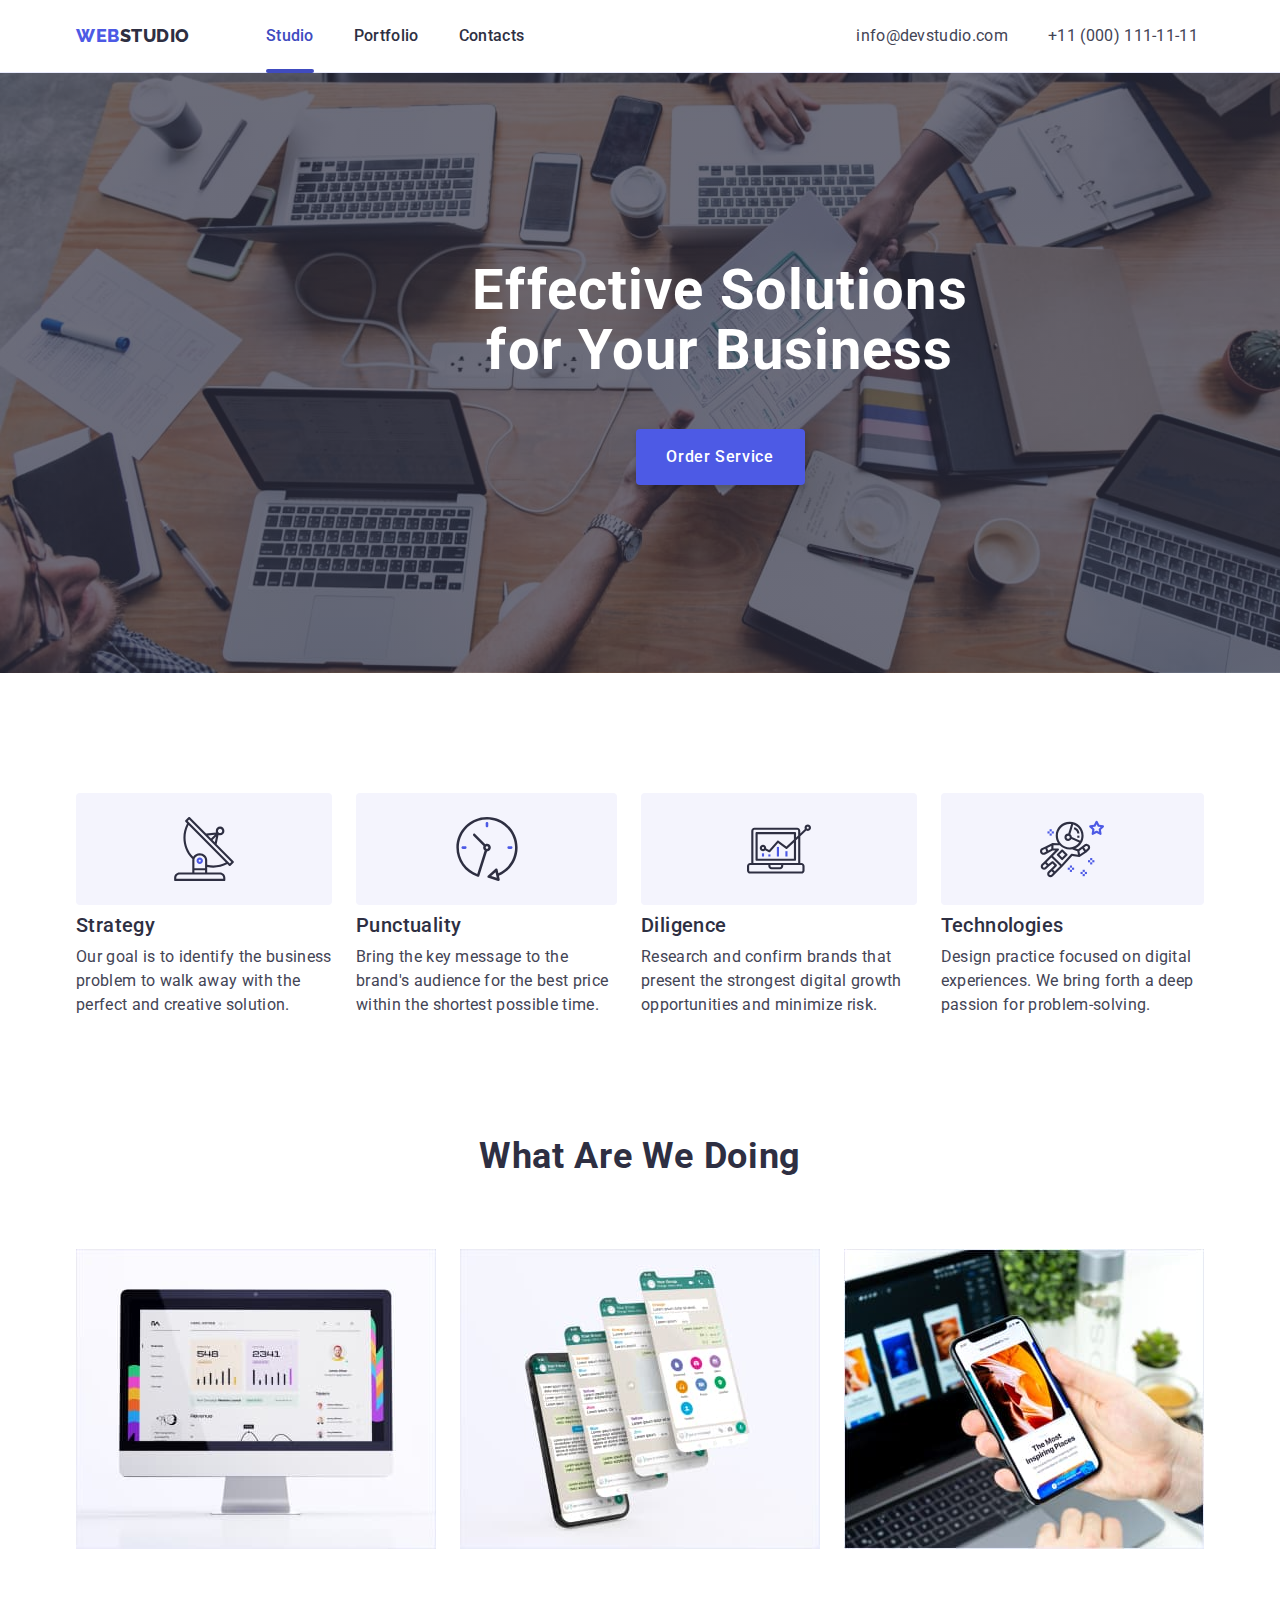
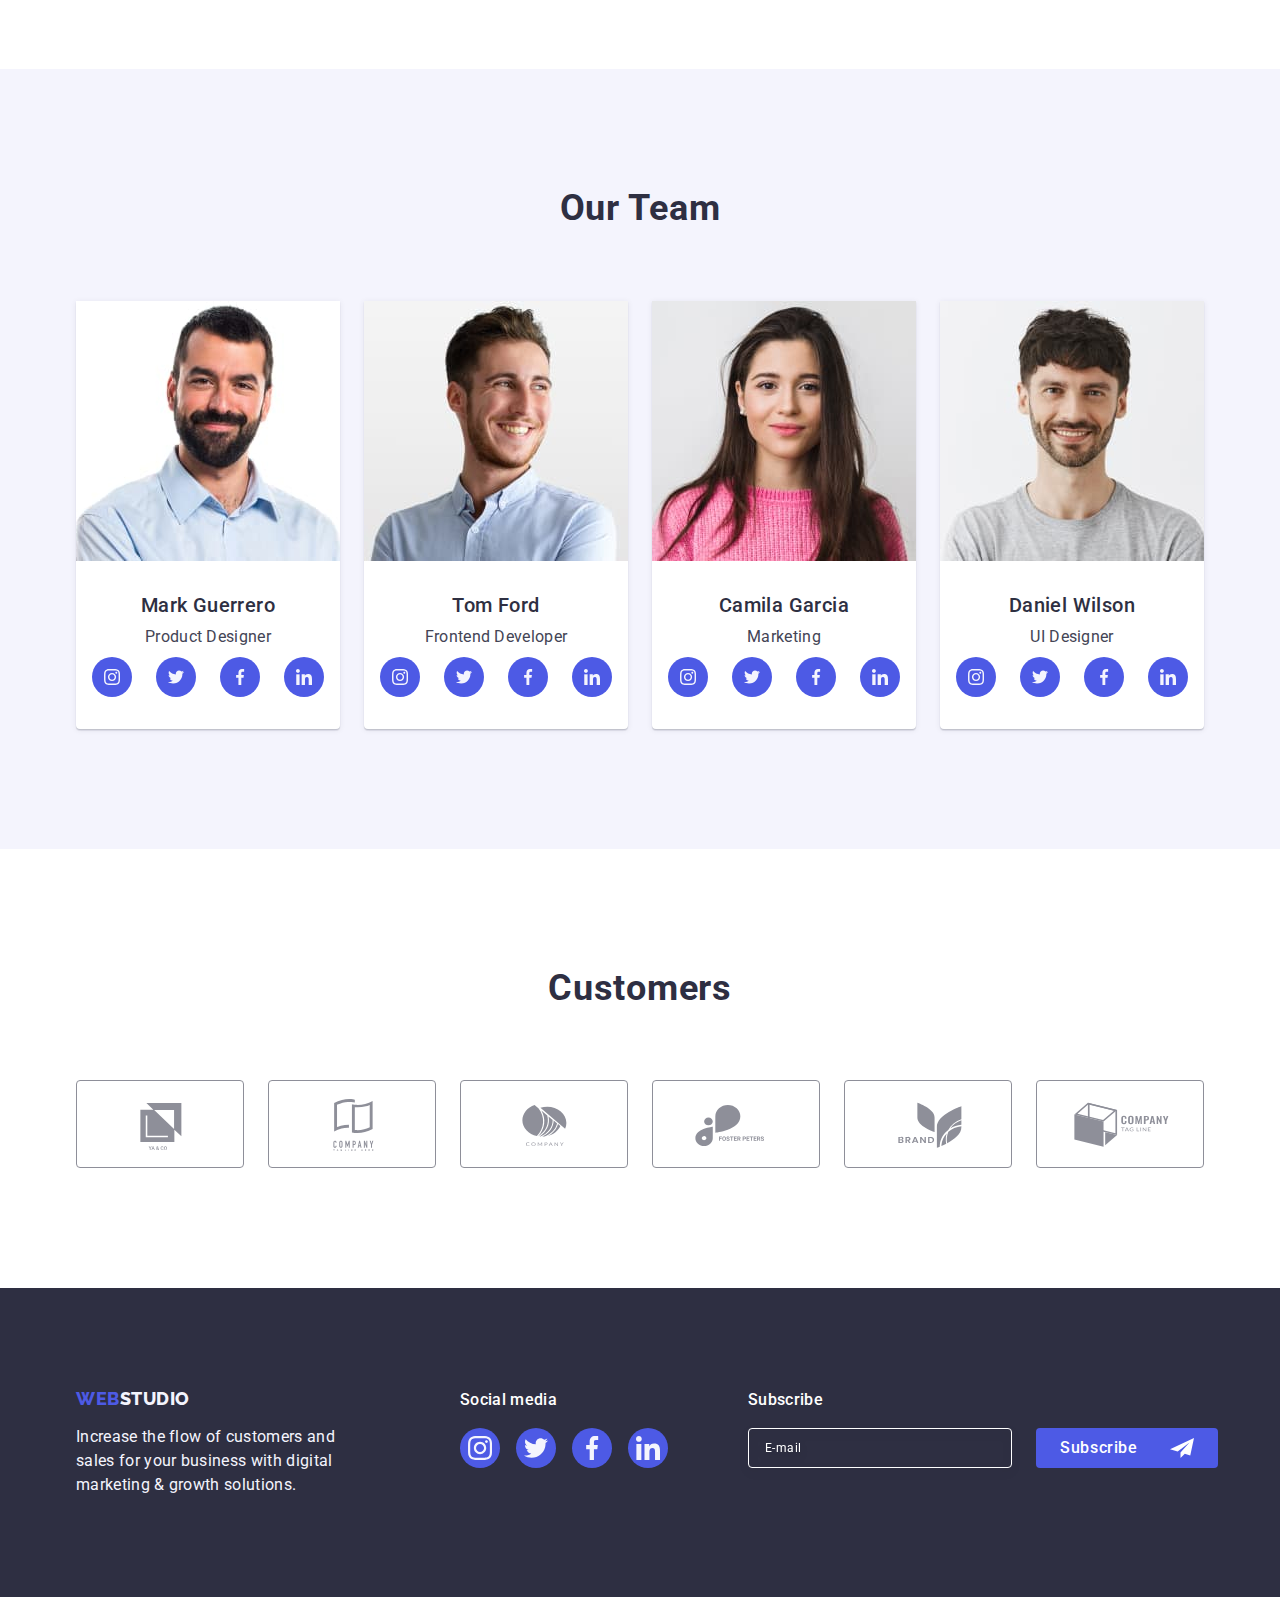
<file: index.html>
<!DOCTYPE html>
<html lang="en">
  <head>
    <meta charset="UTF-8" />
    <meta http-equiv="X-UA-Compatible" content="IE=edge" />
    <meta name="viewport" content="width=device-width, initial-scale=1.0" />
    <title>WebStudio</title>
    <link rel="preconnect" href="https://fonts.googleapis.com" />
    <link rel="preconnect" href="https://fonts.gstatic.com" crossorigin />
    <link
      href="https://fonts.googleapis.com/css2?family=Raleway:wght@800&family=Roboto:wght@400;500;700;900&display=swap"
      rel="stylesheet"
    />
    <link
      rel="stylesheet"
      href="https://cdnjs.cloudflare.com/ajax/libs/modern-normalize/1.1.0/modern-normalize.min.css"
    />
    <link rel="stylesheet" href="./css/styles.css" />
  </head>
  <body>
    <header class="header">
      <div class="container header-page">
        <nav class="nav">
          <a class="logo link" href="./index.html"
            >Web<span class="logo-secondary-part-header">Studio</span></a
          >
          <ul class="list nav-list">
            <li class="item">
              <a class="list-item link current" href="./index.html">Studio</a>
            </li>
            <li class="item">
              <a class="list-item link" href="./portfolio.html">Portfolio</a>
            </li>
            <li class="item">
              <a class="list-item link" href="">Contacts</a>
            </li>
          </ul>
        </nav>
        <address class="address">
          <ul class="list address-list">
            <li class="item">
              <a class="link-adress link" href="mailto:info@devstudio.com"
                >info@devstudio.com</a
              >
            </li>
            <li class="item">
              <a class="link-adress link" href="tel:+110001111111"
                >+11 (000) 111-11-11</a
              >
            </li>
          </ul>
        </address>
      </div>
    </header>
    <main>
      <section class="section-hero">
        <div class="container container-hero">
          <h1 class="hero-title">Effective Solutions for Your Business</h1>
          <button class="hero-button" type="button" data-modal-open>
            Order Service
          </button>
        </div>
      </section>
      <section class="section-advantages">
        <div class="container">
          <h2 class="advantages-title" hidden>Our advantages</h2>
          <ul class="list advantages-items">
            <li class="advantages-items-list">
              <div class="container-advantages-icons">
                <svg class="advantages-icons" width="64" height="64">
                  <use href="./images/icons.svg#icon-antenna"></use>
                </svg>
              </div>
              <h3 class="advantages-header">Strategy</h3>
              <p class="advantages-text">
                Our goal is to identify the business problem to walk away with
                the perfect and creative solution.
              </p>
            </li>
            <li class="advantages-items-list">
              <div class="container-advantages-icons">
                <svg class="advantages-icons" width="64" height="64">
                  <use href="./images/icons.svg#icon-clock"></use>
                </svg>
              </div>
              <h3 class="advantages-header">Punctuality</h3>
              <p class="advantages-text">
                Bring the key message to the brand's audience for the best price
                within the shortest possible time.
              </p>
            </li>
            <li class="advantages-items-list">
              <div class="container-advantages-icons">
                <svg class="advantages-icons" width="64" height="64">
                  <use href="./images/icons.svg#icon-diagram"></use>
                </svg>
              </div>
              <h3 class="advantages-header">Diligence</h3>
              <p class="advantages-text">
                Research and confirm brands that present the strongest digital
                growth opportunities and minimize risk.
              </p>
            </li>
            <li class="advantages-items-list">
              <div class="container-advantages-icons">
                <svg class="advantages-icons" width="64" height="64">
                  <use href="./images/icons.svg#icon-astronaut"></use>
                </svg>
              </div>
              <h3 class="advantages-header">Technologies</h3>
              <p class="advantages-text">
                Design practice focused on digital experiences. We bring forth a
                deep passion for problem-solving.
              </p>
            </li>
          </ul>
        </div>
      </section>
      <section class="section-our-works">
        <div class="container">
          <h2 class="our-works-title">What are we doing</h2>
          <ul class="list our-works-items">
            <li class="works-item">
              <img
                src="./images/Rectangle-71.jpg"
                alt="image on computer monitore"
                width="360"
              />
            </li>
            <li class="works-item">
              <img
                src="./images/img-2.jpg"
                alt=" image on phone and four screenshots"
                width="360"
              />
            </li>
            <li class="works-item">
              <img
                src="./images/img-3.jpg"
                alt=" image on phone and computer monitore"
                width="360"
              />
            </li>
          </ul>
        </div>
      </section>
      <section class="section-our-team">
        <div class="container">
          <h2 class="our-team-title">Our Team</h2>
          <ul class="list our-team-items">
            <li class="crewman-card">
              <img
                class="our-team-items-img"
                src="./images/teamcard-1.jpg"
                alt="Mark Guerrero image"
                width="264"
              />
              <div class="crewman-info">
                <h3 class="crewman-name">Mark Guerrero</h3>
                <p class="crewman-profession">Product Designer</p>
                <ul class="list social-media-list">
                  <li class="social-list-item">
                    <a href="#" class="social-list-item-link">
                      <svg class="social-list-icon" width="16" height="16">
                        <use href="./images/icons.svg#icon-instagram"></use>
                      </svg>
                    </a>
                  </li>
                  <li class="social-list-item">
                    <a href="#" class="social-list-item-link">
                      <svg class="social-list-icon" width="16" height="16">
                        <use href="./images/icons.svg#icon-twitter"></use>
                      </svg>
                    </a>
                  </li>
                  <li class="social-list-item">
                    <a href="#" class="social-list-item-link">
                      <svg class="social-list-icon" width="16" height="16">
                        <use href="./images/icons.svg#icon-facebook"></use>
                      </svg>
                    </a>
                  </li>
                  <li class="social-list-item">
                    <a href="#" class="social-list-item-link">
                      <svg class="social-list-icon" width="16" height="16">
                        <use href="./images/icons.svg#icon-linkedin"></use>
                      </svg>
                    </a>
                  </li>
                </ul>
              </div>
            </li>
            <li class="crewman-card">
              <img
                class="our-team-items-img"
                src="./images/teamcard-2.jpg"
                alt="Tom Ford image"
                width="264"
              />
              <div class="crewman-info">
                <h3 class="crewman-name">Tom Ford</h3>
                <p class="crewman-profession">Frontend Developer</p>
                <ul class="list social-media-list">
                  <li class="social-list-item">
                    <a href="#" class="social-list-item-link">
                      <svg class="social-list-icon" width="16" height="16">
                        <use href="./images/icons.svg#icon-instagram"></use>
                      </svg>
                    </a>
                  </li>
                  <li class="social-list-item">
                    <a href="3" class="social-list-item-link">
                      <svg class="social-list-icon" width="16" height="16">
                        <use href="./images/icons.svg#icon-twitter"></use>
                      </svg>
                    </a>
                  </li>
                  <li class="social-list-item">
                    <a href="#" class="social-list-item-link">
                      <svg class="social-list-icon" width="16" height="16">
                        <use href="./images/icons.svg#icon-facebook"></use>
                      </svg>
                    </a>
                  </li>
                  <li class="social-list-item">
                    <a href="#" class="social-list-item-link">
                      <svg class="social-list-icon" width="16" height="16">
                        <use href="./images/icons.svg#icon-linkedin"></use>
                      </svg>
                    </a>
                  </li>
                </ul>
              </div>
            </li>
            <li class="crewman-card">
              <img
                class="our-team-items-img"
                src="./images/teamcard-3.jpg"
                alt="Camila Garcia image"
                width="264"
              />
              <div class="crewman-info">
                <h3 class="crewman-name">Camila Garcia</h3>
                <p class="crewman-profession">Marketing</p>
                <ul class="list social-media-list">
                  <li class="social-list-item">
                    <a href="#" class="social-list-item-link">
                      <svg class="social-list-icon" width="16" height="16">
                        <use href="./images/icons.svg#icon-instagram"></use>
                      </svg>
                    </a>
                  </li>
                  <li class="social-list-item">
                    <a href="#" class="social-list-item-link">
                      <svg class="social-list-icon" width="16" height="16">
                        <use href="./images/icons.svg#icon-twitter"></use>
                      </svg>
                    </a>
                  </li>
                  <li class="social-list-item">
                    <a href="#" class="social-list-item-link">
                      <svg class="social-list-icon" width="16" height="16">
                        <use href="./images/icons.svg#icon-facebook"></use>
                      </svg>
                    </a>
                  </li>
                  <li class="social-list-item">
                    <a href="#" class="social-list-item-link">
                      <svg class="social-list-icon" width="16" height="16">
                        <use href="./images/icons.svg#icon-linkedin"></use>
                      </svg>
                    </a>
                  </li>
                </ul>
              </div>
            </li>
            <li class="crewman-card">
              <img
                class="our-team-items-img"
                src="./images/teamcard-4.jpg"
                alt="Daniel Wilson image"
                width="264"
              />
              <div class="crewman-info">
                <h3 class="crewman-name">Daniel Wilson</h3>
                <p class="crewman-profession">UI Designer</p>
                <ul class="list social-media-list">
                  <li class="social-list-item">
                    <a href="#" class="social-list-item-link">
                      <svg class="social-list-icon" width="16" height="16">
                        <use href="./images/icons.svg#icon-instagram"></use>
                      </svg>
                    </a>
                  </li>
                  <li class="social-list-item">
                    <a href="#" class="social-list-item-link">
                      <svg class="social-list-icon" width="16" height="16">
                        <use href="./images/icons.svg#icon-twitter"></use>
                      </svg>
                    </a>
                  </li>
                  <li class="social-list-item">
                    <a href="#" class="social-list-item-link">
                      <svg class="social-list-icon" width="16" height="16">
                        <use href="./images/icons.svg#icon-facebook"></use>
                      </svg>
                    </a>
                  </li>
                  <li class="social-list-item">
                    <a href="#" class="social-list-item-link">
                      <svg class="social-list-icon" width="16" height="16">
                        <use href="./images/icons.svg#icon-linkedin"></use>
                      </svg>
                    </a>
                  </li>
                </ul>
              </div>
            </li>
          </ul>
        </div>
      </section>
      <section class="section-customers">
        <div class="container">
          <h2 class="customers-title">Customers</h2>
          <ul class="list customers-list">
            <li class="customers-list-item">
              <a href="#" class="customers-list-item-link">
                <svg class="customers-list-icon" width="104" height="56">
                  <use href="./images/icons.svg#icon-Logo-client-1"></use>
                </svg>
              </a>
            </li>
            <li class="customers-list-item">
              <a href="#" class="customers-list-item-link">
                <svg class="customers-list-icon" width="104" height="56">
                  <use href="./images/icons.svg#icon-Logo-client-2"></use>
                </svg>
              </a>
            </li>
            <li class="customers-list-item">
              <a href="#" class="customers-list-item-link">
                <svg class="customers-list-icon" width="104" height="56">
                  <use href="./images/icons.svg#icon-Logo-client-3"></use>
                </svg>
              </a>
            </li>
            <li class="customers-list-item">
              <a href="#" class="customers-list-item-link">
                <svg class="customers-list-icon" width="104" height="56">
                  <use href="./images/icons.svg#icon-Logo-client-4"></use>
                </svg>
              </a>
            </li>
            <li class="customers-list-item">
              <a href="#" class="customers-list-item-link">
                <svg class="customers-list-icon" width="104" height="56">
                  <use href="./images/icons.svg#icon-Logo-client-5"></use>
                </svg>
              </a>
            </li>
            <li class="customers-list-item">
              <a href="#" class="customers-list-item-link">
                <svg class="customers-list-icon" width="104" height="56">
                  <use href="./images/icons.svg#icon-Logo-client-6"></use>
                </svg>
              </a>
            </li>
          </ul>
        </div>
      </section>
    </main>
    <footer class="footer">
      <div class="container container-footer">
        <div class="container-logo-p-footer">
          <a class="logo link logo-footer" href="./index.html"
            >Web<span class="logo-secondary-part-footer">Studio</span></a
          >
          <p class="p-footer">
            Increase the flow of customers and sales for your business with
            digital marketing & growth solutions.
          </p>
        </div>
        <div class="container-social-media-footer">
          <p class="social-media-title">Social media</p>
          <ul class="list social-media-footer-list">
            <li class="social-list-item">
              <a href="#" class="social-list-item-link-footer">
                <svg class="social-list-icon" width="24" height="24">
                  <use href="./images/icons.svg#icon-instagram"></use>
                </svg>
              </a>
            </li>
            <li class="social-list-item">
              <a href="#" class="social-list-item-link-footer">
                <svg class="social-list-icon" width="24" height="24">
                  <use href="./images/icons.svg#icon-twitter"></use>
                </svg>
              </a>
            </li>
            <li class="social-list-item">
              <a href="#" class="social-list-item-link-footer">
                <svg class="social-list-icon" width="24" height="24">
                  <use href="./images/icons.svg#icon-facebook"></use>
                </svg>
              </a>
            </li>
            <li class="social-list-item">
              <a href="#" class="social-list-item-link-footer">
                <svg class="social-list-icon" width="24" height="24">
                  <use href="./images/icons.svg#icon-linkedin"></use>
                </svg>
              </a>
            </li>
          </ul>
        </div>
        <div class="container-subscribe">
          <p class="subscribe-title">Subscribe</p>
          <form class="form-subscribe">
            <label class="form-subscribe-label">
              <input
                class="footer-input"
                type="email"
                name="email"
                required
                placeholder="E-mail"
              />
            </label>
            <button class="footer-button" type="submit">
              Subscribe
              <svg class="footer-button-icon" width="24" height="24">
                <use href="./images/icons.svg#icon-subscribe-button-icon"></use>
              </svg>
            </button>
          </form>
        </div>
      </div>
    </footer>
    <div class="backdrop is-hidden" data-modal>
      <div class="modal">
        <button type="button" class="modal-close-btn" data-modal-close>
          <svg class="modal-close-btn-icon" width="8" height="8">
            <use href="./images/icons.svg#icon-modal-close"></use>
          </svg>
        </button>
        <p class="modal-text">Leave your contacts and we will call you back</p>
        <form class="modal-form">
          <div class="container-modal-form-field">
            <label for="user-name" class="modal-form-label">Name</label>
            <div class="modal-form-input-wrapper">
              <input
                id="user-name"
                class="modal-form-input"
                name="user-name"
                type="text"
                placeholder=" "
                required
                minlength="2"
                pattern="^[a-zA-Zа-яА-ЯіІїЇ]+$"
              />
              <svg class="modal-form-input-icon" width="18" height="24">
                <use href="./images/icons.svg#icon-person-icon"></use>
              </svg>
            </div>
          </div>
          <div class="container-modal-form-field">
            <label for="user-phone" class="modal-form-label">Phone</label>
            <div class="modal-form-input-wrapper">
              <input
                id="user-phone"
                class="modal-form-input"
                name="user-phone"
                type="tel"
                placeholder=" "
                required
                pattern="^[0-9]{3}-[0-9]{3}-[0-9]{2}-[0-9]{2}"
                title="xxx-xxx-xx-xx"
              />
              <svg class="modal-form-input-icon" width="18" height="24">
                <use href="./images/icons.svg#icon-phone-icon"></use>
              </svg>
            </div>
          </div>
          <div class="container-modal-form-field">
            <label for="user-email" class="modal-form-label">Email</label>
            <div class="modal-form-input-wrapper">
              <input
                id="user-email"
                class="modal-form-input"
                name="user-email"
                type="email"
                placeholder=" "
                required
              />
              <svg class="modal-form-input-icon" width="18" height="24">
                <use href="./images/icons.svg#icon-email-icon"></use>
              </svg>
            </div>
          </div>
          <div class="container-modal-form-field-comment">
            <label for="user-comment" class="modal-form-label"> Comment</label>
            <textarea
              id="user-comment"
              name="user-comment"
              class="modal-form-textarea"
              placeholder="Text input"
              required
            ></textarea>
          </div>
          <div class="container-modal-form-checkbox">
            <input
              class="modal-form-checkbox visually-hidden"
              id="user-privacy"
              type="checkbox"
              name="user-privacy"
              required
              value="true"
            />
            <label for="user-privacy" class="modal-form-label-check">
              <span class="container-for-svg">
                <svg class="modal-form-own-checkbox" width="10" height="8">
                  <use
                    class="modal-form-checkmark-icon"
                    href="./images/icons.svg#icon-checkmark"
                  ></use>
                </svg>
              </span>
              I accept the terms and conditions of the
              <a class="privacy-policy-link" href="#">Privacy Policy</a>
            </label>
          </div>
          <button type="submit" class="modal-btn-submit">Send</button>
        </form>
      </div>
    </div>
    <script src="./js/modal.js"></script>
  </body>
</html>
</file>
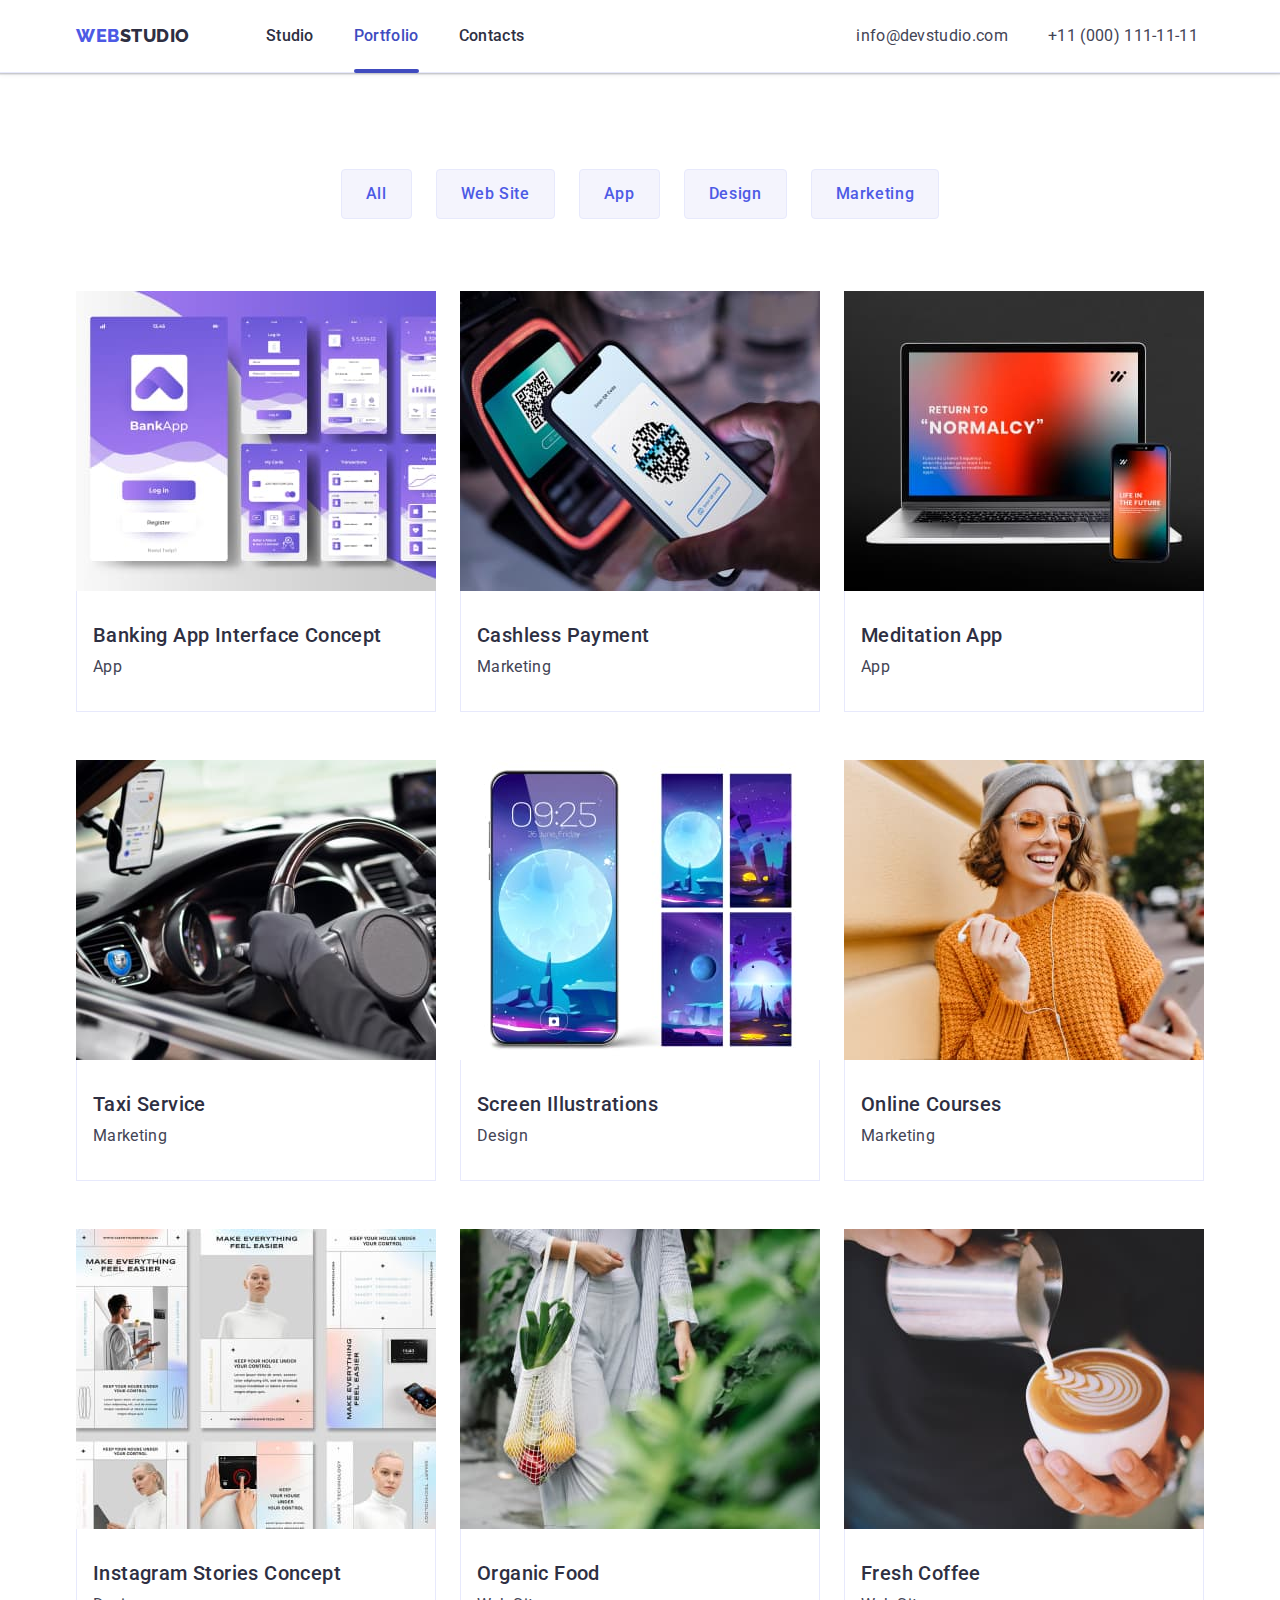
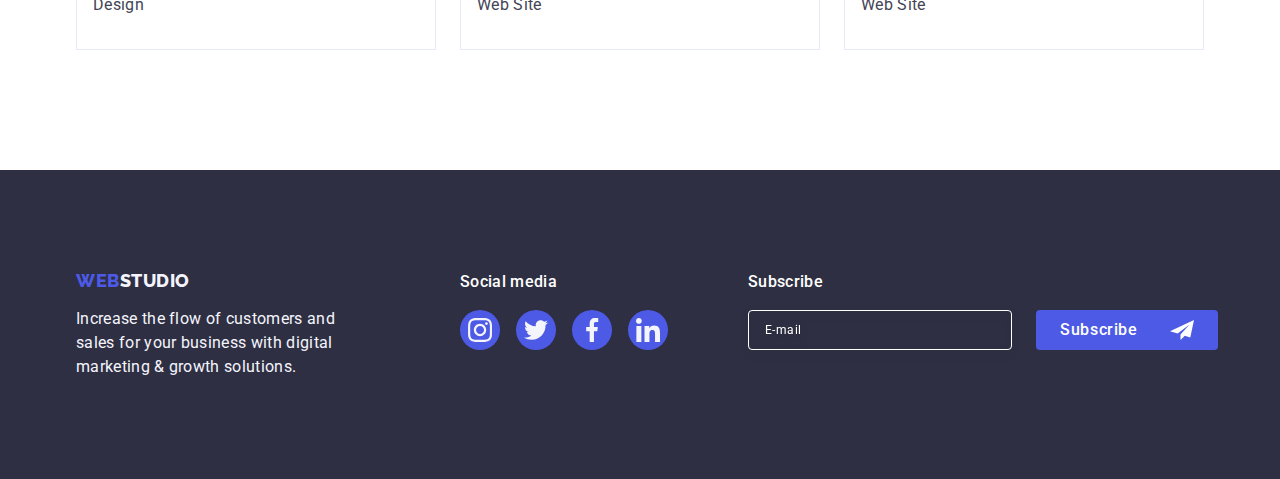
<file: portfolio.html>
<!DOCTYPE html>
<html lang="en">
  <head>
    <meta charset="UTF-8" />
    <meta http-equiv="X-UA-Compatible" content="IE=edge" />
    <meta name="viewport" content="width=device-width, initial-scale=1.0" />
    <title>Portfolio</title>
    <link rel="preconnect" href="https://fonts.googleapis.com" />
    <link rel="preconnect" href="https://fonts.gstatic.com" crossorigin />
    <link
      href="https://fonts.googleapis.com/css2?family=Raleway:wght@800&family=Roboto:wght@400;500;700;900&display=swap"
      rel="stylesheet"
    />
    <link
      rel="stylesheet"
      href="https://cdnjs.cloudflare.com/ajax/libs/modern-normalize/1.1.0/modern-normalize.min.css"
    />
    <link rel="stylesheet" href="./css/styles.css" />
  </head>
  <body>
    <header class="header">
      <div class="container header-page">
        <nav class="nav">
          <a class="logo link" href="./index.html"
            >Web<span class="logo-secondary-part-header">Studio</span></a
          >
          <ul class="list nav-list">
            <li class="item">
              <a class="list-item link" href="./index.html">Studio</a>
            </li>
            <li class="item">
              <a class="list-item link current" href="./portfolio.html"
                >Portfolio</a
              >
            </li>
            <li class="item">
              <a class="list-item link" href="">Contacts</a>
            </li>
          </ul>
        </nav>
        <address class="address">
          <ul class="list address-list">
            <li class="item">
              <a class="link-adress link" href="mailto:info@devstudio.com"
                >info@devstudio.com</a
              >
            </li>
            <li class="item">
              <a class="link-adress link" href="tel:+110001111111"
                >+11 (000) 111-11-11</a
              >
            </li>
          </ul>
        </address>
      </div>
    </header>
    <main>
      <section class="section-portfolio">
        <div class="container">
          <h1 hidden>Portfolio</h1>
          <ul class="list portfolio-btn-list">
            <li class="item">
              <button class="button-filter" type="button">All</button>
            </li>
            <li class="item">
              <button class="button-filter" type="button">Web Site</button>
            </li>
            <li class="item">
              <button class="button-filter" type="button">App</button>
            </li>
            <li class="item">
              <button class="button-filter" type="button">Design</button>
            </li>
            <li class="item">
              <button class="button-filter" type="button">Marketing</button>
            </li>
          </ul>
          <ul class="list portolio-list">
            <li class="portolio-list-item">
              <a class="link portfolio-link-product" href="">
                <div class="portfolio-link-img-wrapper">
                  <img
                    src="./images/img-banking-app.jpg"
                    alt="Interface BankApp"
                    width="360"
                    height="300"
                  />
                  <p class="overlay">
                    14 Stylish and User-Friendly App Design Concepts · Task
                    Manager App · Calorie Tracker App · Exotic Fruit Ecommerce
                    App · Cloud Storage App
                  </p>
                </div>

                <div class="product-item">
                  <h2 class="product-title">Banking App Interface Concept</h2>
                  <p class="product-type">App</p>
                </div>
              </a>
            </li>
            <li class="portolio-list-item">
              <a class="link portfolio-link-product" href="">
                <div class="portfolio-link-img-wrapper">
                  <img
                    src="./images/img-cashless-payment.jpg"
                    alt="Dotless payment by phone"
                    width="360"
                    height="300"
                  />
                  <p class="overlay">
                    14 Stylish and User-Friendly App Design Concepts · Task
                    Manager App · Calorie Tracker App · Exotic Fruit Ecommerce
                    App · Cloud Storage App
                  </p>
                </div>
                <div class="product-item">
                  <h2 class="product-title">Cashless Payment</h2>
                  <p class="product-type">Marketing</p>
                </div></a
              >
            </li>
            <li class="portolio-list-item">
              <a class="link portfolio-link-product" href="">
                <div class="portfolio-link-img-wrapper">
                  <img
                    src="./images/img-meditation-app.jpg"
                    alt="Screen mirroning laptop and phone"
                    width="360"
                    height="300"
                  />
                  <p class="overlay">
                    14 Stylish and User-Friendly App Design Concepts · Task
                    Manager App · Calorie Tracker App · Exotic Fruit Ecommerce
                    App · Cloud Storage App
                  </p>
                </div>
                <div class="product-item">
                  <h2 class="product-title">Meditation App</h2>
                  <p class="product-type">App</p>
                </div></a
              >
            </li>
            <li class="portolio-list-item">
              <a class="link portfolio-link-product" href="">
                <div class="portfolio-link-img-wrapper">
                  <img
                    src="./images/img-taxi-service.jpg"
                    alt="Navigation in the car"
                    width="360"
                    height="300"
                  />
                  <p class="overlay">
                    14 Stylish and User-Friendly App Design Concepts · Task
                    Manager App · Calorie Tracker App · Exotic Fruit Ecommerce
                    App · Cloud Storage App
                  </p>
                </div>
                <div class="product-item">
                  <h2 class="product-title">Taxi Service</h2>
                  <p class="product-type">Marketing</p>
                </div></a
              >
            </li>
            <li class="portolio-list-item">
              <a class="link portfolio-link-product" href="">
                <div class="portfolio-link-img-wrapper">
                  <img
                    src="./images/img-screen-illustrations.jpg"
                    alt="Phone home screen theme"
                    width="360"
                    height="300"
                  />
                  <p class="overlay">
                    14 Stylish and User-Friendly App Design Concepts · Task
                    Manager App · Calorie Tracker App · Exotic Fruit Ecommerce
                    App · Cloud Storage App
                  </p>
                </div>
                <div class="product-item">
                  <h2 class="product-title">Screen Illustrations</h2>
                  <p class="product-type">Design</p>
                </div></a
              >
            </li>
            <li class="portolio-list-item">
              <a class="link portfolio-link-product" href="">
                <div class="portfolio-link-img-wrapper">
                  <img
                    src="./images/img-online-courses.jpg"
                    alt="Girl with phone"
                    width="360"
                    height="300"
                  />
                  <p class="overlay">
                    14 Stylish and User-Friendly App Design Concepts · Task
                    Manager App · Calorie Tracker App · Exotic Fruit Ecommerce
                    App · Cloud Storage App
                  </p>
                </div>
                <div class="product-item">
                  <h2 class="product-title">Online Courses</h2>
                  <p class="product-type">Marketing</p>
                </div></a
              >
            </li>
            <li class="portolio-list-item">
              <a class="link portfolio-link-product" href="">
                <div class="portfolio-link-img-wrapper">
                  <img
                    src="./images/img-instagram-stories-concept.jpg"
                    alt="Example instagram stories concept"
                    width="360"
                    height="300"
                  />
                  <p class="overlay">
                    14 Stylish and User-Friendly App Design Concepts · Task
                    Manager App · Calorie Tracker App · Exotic Fruit Ecommerce
                    App · Cloud Storage App
                  </p>
                </div>
                <div class="product-item">
                  <h2 class="product-title">Instagram Stories Concept</h2>
                  <p class="product-type">Design</p>
                </div></a
              >
            </li>
            <li class="portolio-list-item">
              <a class="link portfolio-link-product" href="">
                <div class="portfolio-link-img-wrapper">
                  <img
                    src="./images/img-organic-food.jpg"
                    alt="Girl with fruits and vegetables"
                    width="360"
                    height="300"
                  />
                  <p class="overlay">
                    14 Stylish and User-Friendly App Design Concepts · Task
                    Manager App · Calorie Tracker App · Exotic Fruit Ecommerce
                    App · Cloud Storage App
                  </p>
                </div>
                <div class="product-item">
                  <h2 class="product-title">Organic Food</h2>
                  <p class="product-type">Web Site</p>
                </div></a
              >
            </li>
            <li class="portolio-list-item">
              <a class="link portfolio-link-product" href="">
                <div class="portfolio-link-img-wrapper">
                  <img
                    src="./images/img-fresh-coffee.jpg"
                    alt="Barista making coffe with milk"
                    width="360"
                    height="300"
                  />
                  <p class="overlay">
                    14 Stylish and User-Friendly App Design Concepts · Task
                    Manager App · Calorie Tracker App · Exotic Fruit Ecommerce
                    App · Cloud Storage App
                  </p>
                </div>
                <div class="product-item">
                  <h2 class="product-title">Fresh Coffee</h2>
                  <p class="product-type">Web Site</p>
                </div></a
              >
            </li>
          </ul>
        </div>
      </section>
    </main>
    <footer class="footer">
      <div class="container container-footer">
        <div class="container-logo-p-footer">
          <a class="logo link logo-footer" href="./index.html"
            >Web<span class="logo-secondary-part-footer">Studio</span></a
          >
          <p class="p-footer">
            Increase the flow of customers and sales for your business with
            digital marketing & growth solutions.
          </p>
        </div>
        <div class="container-social-media-footer">
          <p class="social-media-title">Social media</p>
          <ul class="list social-media-footer-list">
            <li class="social-list-item">
              <a href="#" class="social-list-item-link-footer">
                <svg class="social-list-icon" width="24" height="24">
                  <use href="./images/icons.svg#icon-instagram"></use>
                </svg>
              </a>
            </li>
            <li class="social-list-item">
              <a href="#" class="social-list-item-link-footer">
                <svg class="social-list-icon" width="24" height="24">
                  <use href="./images/icons.svg#icon-twitter"></use>
                </svg>
              </a>
            </li>
            <li class="social-list-item">
              <a href="#" class="social-list-item-link-footer">
                <svg class="social-list-icon" width="24" height="24">
                  <use href="./images/icons.svg#icon-facebook"></use>
                </svg>
              </a>
            </li>
            <li class="social-list-item">
              <a href="#" class="social-list-item-link-footer">
                <svg class="social-list-icon" width="24" height="24">
                  <use href="./images/icons.svg#icon-linkedin"></use>
                </svg>
              </a>
            </li>
          </ul>
        </div>
        <div class="container-subscribe">
          <p class="subscribe-title">Subscribe</p>
          <form class="form-subscribe">
            <label class="form-subscribe-label">
              <input
                class="footer-input"
                type="email"
                name="email"
                required
                placeholder="E-mail"
              />
            </label>
            <button class="footer-button" type="submit">
              Subscribe
              <svg class="footer-button-icon" width="24" height="24">
                <use href="./images/icons.svg#icon-subscribe-button-icon"></use>
              </svg>
            </button>
          </form>
        </div>
      </div>
    </footer>
  </body>
</html>
</file>
<file: css/styles.css>
:root {
  --primary-background-color: #FFFFFF;
  --primary-text-color:#434455;
  --logo-text-color: #4d5ae5;
  --secondary-text-color: #2e2f42;
  --secondary-background-color: #2e2f42;
  --color-btn-filter: #4D5AE5;
  --bg-color-btn-filter :#F4F4FD;
  --customers-icons-color:#8e8f99;
  --social-list-bg-color:#4D5AE5;
  --social-list-bg-color-hover-focus:#404BBF;
  --footer-social-list-bg-color:#4D5AE5;
  --footer-social-list-bg-color-hover-focus:#31D0AA;
  --overlay-color:#4D5AE5;
  --modal-bg-color:rgba(46, 47, 66, 0.4);
  --accent-color:#404BBF;
}
h1,h2,h3,p {
  margin-top: 0;
  margin-bottom: 0;
}
ul,ol{
  margin-top:0;
  margin-bottom: 0;
  padding-left: 0;
}
img{
  display:block;
}
body {
  font-family: "Roboto",sans-serif;
  color: var(--primary-text-color);
  background-color: var(--primary-background-color);
}
.header{
  border-bottom: 1px solid #E7E9FC;
  box-shadow:0px 2px 1px rgba(46, 47, 66, 0.08),
      0px 1px 1px rgba(46, 47, 66, 0.16),
      0px 1px 6px rgba(46, 47, 66, 0.08);
}
.header-page{
  display:flex;
}
.logo {
  font-family: "Raleway",sans-serif;
  font-style: normal;
  font-weight: 800;
  font-size: 18px;
  line-height: 1.17;
  letter-spacing: 0.03em;
  text-transform: uppercase;
  color: var(--logo-text-color);
   margin-right:76px;
}
.logo-secondary-part-header{
  color: var(--secondary-text-color);
}
.logo-secondary-part-footer{
  color: #f4f4fd;
}
.list{
  list-style: none;
}

.item{
  align-items:center;
}

.list-item{
  font-weight: 500;
  font-size: 16px;
  line-height: 1.5;
  letter-spacing: 0.02em;
  color: var(--secondary-text-color);
  padding-top: 24px;
  padding-bottom:24px;
  display: block;
  position: relative;
  transition-property: color;
  transition-duration: 250ms;
  transition-timing-function: cubic-bezier(0.4, 0, 0.2, 1);
}
.list-item:hover,
.list-item:focus {
  color: #404BBF;
}
.current{
  color:#404BBF;
}

.current:after{
  content: "";
  display: block;
  position: absolute;
  bottom: 0;
  width: 100%;
  height: 4px;
  background-color: #404BBF;
  border-radius: 2px;
  bottom:-1px;
}

.link-adress{
  font-style: normal;
  font-size: 16px;
  line-height: 1.5;
  text-decoration: none;
  letter-spacing: 0.02em;
  color: var(--primary-text-color);
  transition-property: color;
  transition-duration: 250ms;
  transition-timing-function: cubic-bezier(0.4, 0, 0.2, 1);
   
}

.link-adress:hover,
.link-adress:focus{
  color: #404BBF ;
}

.address{
  font-style: normal;
  margin-left:332px;
  display: flex;
  align-items: center;
}
.address.item:not(:last-child){
  margin-right:40px;
}
.address-list{
  display:flex;
}
 


.section-hero{
  background-color: #2E2F42;
  padding-top:188px;
  padding-bottom:188px;
  background-image: linear-gradient(rgba(46, 47, 66, 0.7),rgba(46, 47, 66, 0.7)),url("../images/people-office.jpg");
  min-width:1440px;
  background-position:center;
  background-size:cover;
  background-repeat:no-repeat;
}
.container-hero{
  margin-left: auto;
  margin-right: auto;
}
.hero-title{
  font-size: 56px;
  line-height: 1.07;
  letter-spacing: 0.02em;
  text-align:center;
  color:#FFFFFF;
  max-width: 496px;
  margin-bottom: 48px;
  margin-left: auto;
  margin-right: auto;
}
.hero-button{ 
  font-family: "Roboto", sans-serif;
  font-weight: 500;
  font-size: 16px;
  line-height: 1.5;
  letter-spacing: 0.04em;
  color: #FFFFFF;
  background-color:var(--color-btn-filter);
  display:block;
  margin-left:auto;
  margin-right:auto;
  min-width: 169px;
  height: 56px;
  border:none;
  box-shadow: 0px 4px 4px rgba(0, 0, 0, 0.15);
  border-radius: 4px;
  cursor: pointer;
  transition-property: background-color;
  transition-duration: 250ms;
  transition-timing-function: cubic-bezier(0.4, 0, 0.2, 1);
}
.hero-button:hover,
.hero-button:focus{
  background-color: #404BBF;
  cursor: pointer;
}



.section-advantages{
  padding-top:120px;
  padding-bottom:120px;
}
.advantages-title {
  margin-bottom: 0;
}
.advantages-items {
  display: flex;
  gap: 24px;
}
.advantages-items-list {
  max-height: 224px;
  width: calc((100%-72px)/4);
}
.container-advantages-icons {
  display:flex;
  justify-content:center;
  align-items:center;
  height:112px;
  background-color: var(--bg-color-btn-filter);
  border-radius: 4px;
  margin-bottom: 8px;
}
.advantages-icons {

}
.advantages-header{
  font-weight: 500;
  font-size: 20px;
  line-height: 1.2;
  letter-spacing: 0.02em;
  color: var(--secondary-text-color);
  margin-bottom:8px;
}
.advantages-text{
  font-size: 16px;
  line-height: 1.5;
  letter-spacing: 0.02em;
  color: #434455;
}



.section-our-works{
  padding-bottom: 120px;
}
.our-works-title {
  font-size: 36px;
  line-height: 1.11;
  text-align: center;
  letter-spacing: 0.02em;
  text-transform: capitalize;
  color: #2E2F42;

  margin-bottom: 72px;
}
.our-works-items {
  display: flex;
  gap: 24px;
}



.section-our-team {
  background: #F4F4FD;
  padding-top: 120px;
  padding-bottom: 120px;
  ;
}
.our-team-title{
  font-size: 36px;
  line-height: 1.11;
  text-align: center;
  letter-spacing: 0.02em;
  text-transform: capitalize;
  color: #2E2F42;
  margin-bottom: 72px;
}
.our-team-items {
  display: flex;
  gap: 24px;
}
.crewman-card{
  background-color: #FFFFFF;
  box-shadow: 0px 1px 6px rgba(46, 47, 66, 0.08), 0px 1px 1px rgba(46, 47, 66, 0.16), 0px 2px 1px rgba(46, 47, 66, 0.08);
  border-radius: 0px 0px 4px 4px;
}
.crewman-info {
  padding: 32px 0;
}
.crewman-name{
  font-weight: 500;
  font-size: 20px;
  line-height: 1.2;
  letter-spacing: 0.02em;
  color: var(--secondary-text-color);
  text-align: center;
  margin-bottom: 8px;
}
.crewman-profession{
  font-size: 16px;
  line-height: 1.5;
  letter-spacing: 0.02em;
  color: var(--primary-text-color);
  text-align:center;
  margin-bottom: 8px;
}
.social-media-list {
  display: flex;
  gap: 24px;
  justify-content: center;
}
.social-list-item {
  width: 40px;
  height: 40px;
}
.social-list-item-link {
  display: flex;
  justify-content: center;
  align-items: center;
  border-radius: 50%;
  background-color: #4D5AE5;
  width: 100%;
  height: 100%;
  transition-property: background-color;
    transition-duration: 250ms;
    transition-timing-function: cubic-bezier(0.4, 0, 0.2, 1);
}
.social-list-item-link:hover,
.social-list-item-link:focus {
  background-color: #404BBF;
}
.social-list-icon {
  fill: #F4F4FD;
}



.section-customers {
  padding-top: 120px;
  padding-bottom: 120px;
}
.customers-title {
  font-size: 36px;
  line-height: 1.1;
  text-align: center;
  letter-spacing: 0.02em;
  text-transform: capitalize;
  color: #2E2F42;
  margin-bottom: 72px;
}
.customers-list {
  display: flex;
  gap: 24px;
  justify-content: center
}
.customers-list-item-link {
  display: flex;
  justify-content: center;
  align-items: center;
  color: var(--customers-icons-color);
  width: 168px;
  height: 88px;
  border: 1px solid #8E8F99;
  border-radius: 4px;
  background-color: #fff;
  transition: border-color 250ms cubic-bezier(0.4, 0, 0.2, 1), color 250ms cubic-bezier(0.4, 0, 0.2, 1);
}
.customers-list-item-link:hover,
.customers-list-item-link:focus {
  border-color: #404BBF;
  color:#404BBF;
}
.customers-list-icon {
  fill: currentColor;
  transition-duration: 250ms;
  transition-timing-function: cubic-bezier(0.4, 0, 0.2, 1);
 

}
.customers-list-icon:hover,
.customers-list-icon:focus {
  fill: #404BBF;
}



.footer{
  background-color: var(--secondary-background-color);
  padding-top:100px ;
  padding-bottom:100px ;
}
.container-footer {
  display: flex;
  align-items:baseline;
}
.container-logo-p-footer{
margin-right:120px;
}
.logo-footer {
  display: inline-block;
  margin-bottom: 16px;
}
.p-footer{
  font-size: 16px;
  line-height: 1.5;
  letter-spacing: 0.02em;
  color: #F4F4FD;
  display:block;
  width:264px;
  height:72px;
}

.social-media-title {
  font-weight: 500;
  font-size: 16px;
  line-height: 1.5;
  letter-spacing: 0.02em;
  color: #fff;
  margin-bottom: 16px;
}
.social-media-footer-list {
  display: flex;
  gap: 16px;
}
.social-list-item-link-footer {
  display: flex;
  justify-content: center;
  align-items: center;
  border-radius: 50%;
  background-color: var(--footer-social-list-bg-color);
  width: 100%;
  height: 100%;
  transition-property: background-color;
  transition-duration: 250ms;
  transition-timing-function: cubic-bezier(0.4, 0, 0.2, 1);
}
.social-list-item-link-footer:hover,
.social-list-item-link-footer:focus{
  background-color: var(--footer-social-list-bg-color-hover-focus);
}
.container-subscribe{
  margin-left:80px;
}
.subscribe-title{
  font-weight: 500;
  font-size: 16px;
  line-height: 1.5;
  letter-spacing: 0.02em;
  margin-bottom:16px;
  color: #FFFFFF;

}
.form-subscribe{
  display:flex;
}
.form-subscribe-label{
  margin-right:24px;
}
.footer-input{
  width:264px;
  height:40px;
  font-size: 12px;
  line-height: 1.5;
  letter-spacing: 0.04em;
  padding-left:16px;
  background-color:transparent;
  border: 1px solid #FFFFFF;
  filter: drop-shadow(0px 4px 4px rgba(0, 0, 0, 0.15));
  border-radius: 4px;
  color:#FFFFFF;
}
.footer-input::placeholder{
  color:#fff;
}
.footer-button{
  display:flex;
  justify-content: center;
  align-items: center;
  gap:16px;
  min-width:165px;
  height:40px;
  padding:8px 24px;
  font-family: "Roboto", sans-serif;
  font-weight: 500;
  font-size: 16px;
  line-height: 1.5;
  letter-spacing: 0.04em;
  color:#fff;
  border:none;
  background-color: #4D5AE5;
  border-radius: 4px;
  cursor:pointer;
  transition: background-color 250ms cubic-bezier(0.4, 0, 0.2, 1);
}
.footer-button:hover,
.footer-button:focus{
  background-color:var(--accent-color);
}
.footer-button-icon{
  margin-left: 16px;
}


.link {
  text-decoration: none;
}
.button-filter {
  font-family: "Roboto",sans-serif;
  font-style: normal;
  font-weight: 500;
  font-size: 16px;
  line-height: 1.5;
  align-items: center;
  text-align: center;
  letter-spacing: 0.04em;
  cursor:pointer;
  color: var(--color-btn-filter);
  background-color: var(--bg-color-btn-filter);
  padding: 12px 24px;
  border: 1px solid #E7E9FC;
  border-radius: 4px;
  transition:
    color 250ms cubic-bezier(0.4, 0, 0.2, 1),
    background-color 250ms cubic-bezier(0.4, 0, 0.2, 1),
    border-color 250ms cubic-bezier(0.4, 0, 0.2, 1),
    box-shadow 250ms cubic-bezier(0.4, 0, 0.2, 1);

}
.button-filter:hover,
.button-filter:focus {
  color: #FFFFFF;
  background-color: #404bbf;
  border-color: transparent;
  box-shadow: 0px 3px 1px rgba(0, 0, 0, 0.1), 0px 2px 1px rgba(0, 0, 0, 0.08), 0px 2px 2px rgba(0, 0, 0, 0.12);
}



.product-item{
  padding: 32px 16px;
  border-left:1px solid #E7E9FC;
  border-right:1px solid #E7E9FC;
  border-bottom:1px solid #E7E9FC ;
}
.product-title{
  margin-bottom: 8px;
  font-weight: 500;
  font-size: 20px;
  line-height: 1.2;
  letter-spacing: 0.02em;
  color: var(--secondary-text-color);
}
.product-type{
  font-size: 16px;
  line-height: 1.5;
  letter-spacing: 0.02em;
  color: var(--primary-text-color);
}
.container{
  width: 1158px;
  padding-left: 15px;
  padding-right: 15px;
  margin-left: auto;
  margin-right: auto;
  }
  .container-btn-filter{
  margin-right: 427px;
  margin-left: 427px;
  margin-top: 96px;
  margin-bottom: 72px;
  }
.list>.item:not(:last-child){
  margin-right:40px;
}
.nav{
  display:flex;
  align-items: center;
}
.portfolio-btn-list>.item:not(:last-child){
  margin-right:24px;
}
.portfolio-btn-list{
  display:flex;
  justify-content: center;
  margin-bottom:72px;
}
.nav-list{
  display: flex;
} 
ul{
  padding-left: 0;
}
.section-portfolio{ 
  padding-top: 96px;
  padding-bottom:120px;
}
.section{
  padding-top: 120px;
  padding-bottom:120px; 
}
.portolio-list{
  display:flex;
  flex-wrap: wrap;
  gap: 48px 24px;
}

.portfolio-link-product{
  display:block;
  position:relative;
  transition: box-shadow 250ms cubic-bezier(0.4, 0, 0.2, 1);
}
.portfolio-link-product:hover,
.portfolio-link-product:focus{
  box-shadow: 0px 1px 6px rgba(46, 47, 66, 0.08), 0px 1px 1px rgba(46, 47, 66, 0.16), 0px 2px 1px rgba(46, 47, 66, 0.08);
}
.portfolio-link-product:hover .overlay,
.portfolio-link-product:focus .overlay{
  transform: translateY(0%);
}
.portfolio-link-img-wrapper{
  position: relative;
  overflow:hidden;
}
.overlay{
  position:absolute;
  left:0;
  top:0;
  overflow: hidden;
  transform:translate(0,100%);
  font-size: 16px;
  line-height: 1.5;
  letter-spacing: 0.02em;
  width: 100%;
  height:100%;
  padding: 40px 32px; 
  color:#F4F4FD;
  background-color:var(--overlay-color);
  transition-property:  transform;
  transition-duration:  250ms;
  transition-timing-function:  cubic-bezier(0.4, 0, 0.2, 1);
}

.backdrop{
  position:fixed;
  top:0;
  left:0;
  width:100%;
  height:100%;
  z-index: 100;
  background-color:var(--modal-bg-color);
  transition: opacity 250ms cubic-bezier(0.4, 0, 0.2, 1), visibility 250ms cubic-bezier(0.4, 0, 0.2, 1);
}
.backdrop.is-hidden{
  visibility: hidden;
  opacity:0;
  pointer-events:none;
}
.modal{
  padding: 72px 24px 24px 24px;





  display:flex;
  flex-direction:column;
  padding-top: 72px;
  position:absolute;
  top:50%;
  left:50%;
  transform:translate(-50%,-50%);
  width:408px;
  min-height:576px;
  background:#FCFCFC;
  border-radius:4px;
  box-shadow: 0px 1px 1px rgba(0, 0, 0, 0.14), 0px 1px 3px rgba(0, 0, 0, 0.12), 0px 2px 1px rgba(0, 0, 0, 0.2);
  transition:transform 250ms cubic-bezier(0.4, 0, 0.2, 1);


  padding-left:24px;
  padding-right:24px;

}
.modal-close-btn{
  position:absolute;
  display:flex;
  justify-content: center;
  align-items: center;
  top: 24px;
  right: 24px;
  width: 24px;
  height: 24px;
  padding: 0;
  border: 1px solid rgba(0, 0, 0, 0.1);
  border-radius: 50% 50%;
  background-color:#E7E9FC;
  cursor: pointer;
  transition: background-color 250ms cubic-bezier(0.4, 0, 0.2, 1), border 250ms cubic-bezier(0.4, 0, 0.2, 1);

}
.modal-close-btn:hover,
.modal-close-btn:focus{
  border: none;
  background-color:#404BBF;

}
.modal-close-btn:hover .modal-close-btn-icon,
.modal-close-btn:focus .modal-close-btn-icon{
  fill: #FFFFFF;
}
.modal-close-btn-icon{
  fill:#2E2F42;
  transition: fill;
  transition-duration: 250ms;
  transition-timing-function: cubic-bezier(0.4, 0, 0.2, 1);
}
.modal-text{
  font-weight: 500;
  font-size: 16px;
  line-height: 1.5;
  text-align: center;
  letter-spacing: 0.02em;
  color: var(--secondary-text-color);
  margin-bottom:16px;
}






.modal-form{
  width:360px;

}
.container-modal-form-field{
  margin-bottom:8px;
}
.container-modal-form-field-comment{
  margin-bottom: 16px;
}
.modal-form-label{
  display:block;
  font-size: 12px;
  line-height: 1.17;
  letter-spacing: 0.04em;
  color: #8E8F99;
  margin-bottom:4px;
  
}
.modal-form-input-wrapper{
  position: relative;

}
.modal-form-input{
  font-size: 12px;
  line-height: 1.16;
  letter-spacing: 0.04em;
  width:100%;
  height:40px;
  border: 1px solid rgba(46, 47, 66, 0.4);
  border-radius: 4px;
  padding-left:38px;
  background-color: transparent;
  outline:transparent;
  transition: border-color 250ms cubic-bezier(0.4, 0, 0.2, 1);

}
.modal-form-input:focus{
  border-color: var(--accent-color);
  
}
.modal-form-input:focus + .modal-form-input-icon{
  fill: #4D5AE5;
}
.modal-form-input-icon{
  position: absolute;
  top:50%;
  left:16px;
  transform:translate(0,-50%);
  transition: fill 250ms cubic-bezier(0.4, 0, 0.2, 1);
}
.modal-form-textarea{
  font-size: 12px;
  line-height: 1.17;
  letter-spacing: 0.04em;
  resize:none;
  width:100%;
  height:120px;
  color: rgba(46, 47, 66, 0.4);
  border: 1px solid rgba(46, 47, 66, 0.4);
  border-radius: 4px;
  background-color: transparent;
  padding:8px 16px;
  outline: transparent;
  transition: border-color 250ms cubic-bezier(0.4, 0, 0.2, 1);
}
.modal-form-textarea::placeholder{
  font-size: 12px;
  line-height: 1.16;
  letter-spacing: 0.04em;
  color: rgba(46, 47, 66, 0.4);
}

.modal-form-textarea:focus{
  border-color:#4D5AE5;
  
}
.container-modal-form-checkbox{
  margin-bottom: 24px;
}
.modal-form-checkbox{
 appearance: none;
 position:absolute;
}
.modal-form-own-checkbox{
  padding:3px;
  border: 1px solid rgba(46, 47, 66, 0.4);
  border-radius: 2px;
  cursor:pointer;
  margin-right:8px;

}
.modal-form-checkbox:focus +.modal-form-own-checkbox{
  outline: 2px solid #404BBF;

}
.modal-form-checkbox:checked +.container-for-svg{
  background-color:#404BBF;
  border: none;
  fill: var (--primary-background-color);
  border-color:#404bbf;
}
.modal-form-checkbox:checked +.modal-form-own-checkbox .modal-form-checkmark-icon{
  opacity:1;
}
.modal-form-checkmark-icon{
  opacity: 0;
}

.modal-form-label-check{
  display: flex;
  align-items:center;
  font-size: 12px;
  line-height: 1.17px;
  letter-spacing: 0.04em;
  color: #8E8F99;
}
.container-for-svg{
  width:16px;
  height:16px;
  border: 1px solid rgba(46, 47, 66, 0.4);
  border-radius: 2px;
  display: inline-flex;
  align-items: center;
  justify-content: center;
  fill: transparent;

}
.privacy-policy-link{
  color:#4D5AE5;
}
.modal-btn-submit{
  display:block;
  margin:24px auto;
  font-family: "Roboto", sans-serif;
  font-style: normal;
  font-weight: 500;
  font-size: 16px;
  line-height: 1.5;
  height:56px;
  min-width:169px;
  padding: 16px 32px;
  text-align: center;
  cursor: pointer;
  letter-spacing: 0.04em;
  color:#fff;
  background-color: #4D5AE5;
  box-shadow: 0px 4px 4px rgba(0, 0, 0, 0.15);
  border:none;
  border-radius: 4px;
  transition: background-color 250ms cubic-bezier(0.4, 0, 0.2, 1);
}
.modal-btn-submit:hover,
.modal-btn-submit:focus{
  background-color: var(--accent-color);
}
</file>
